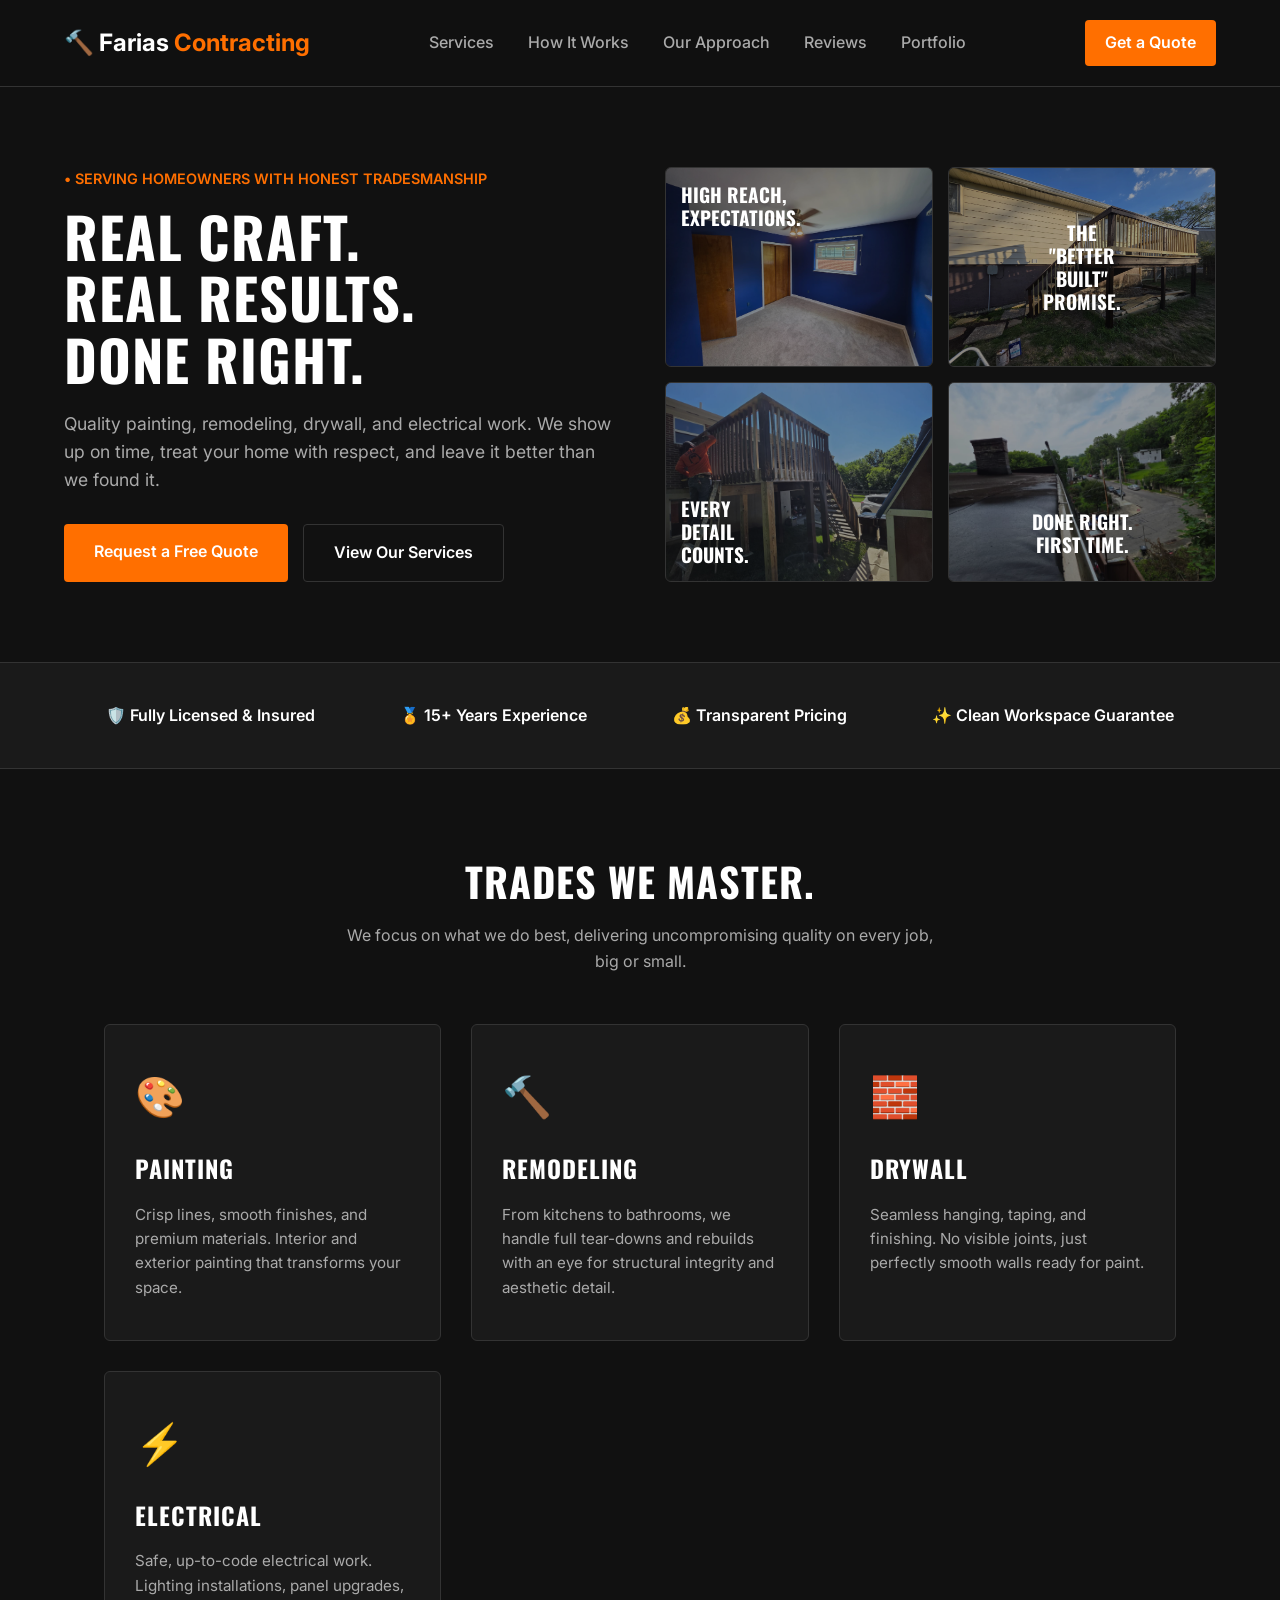
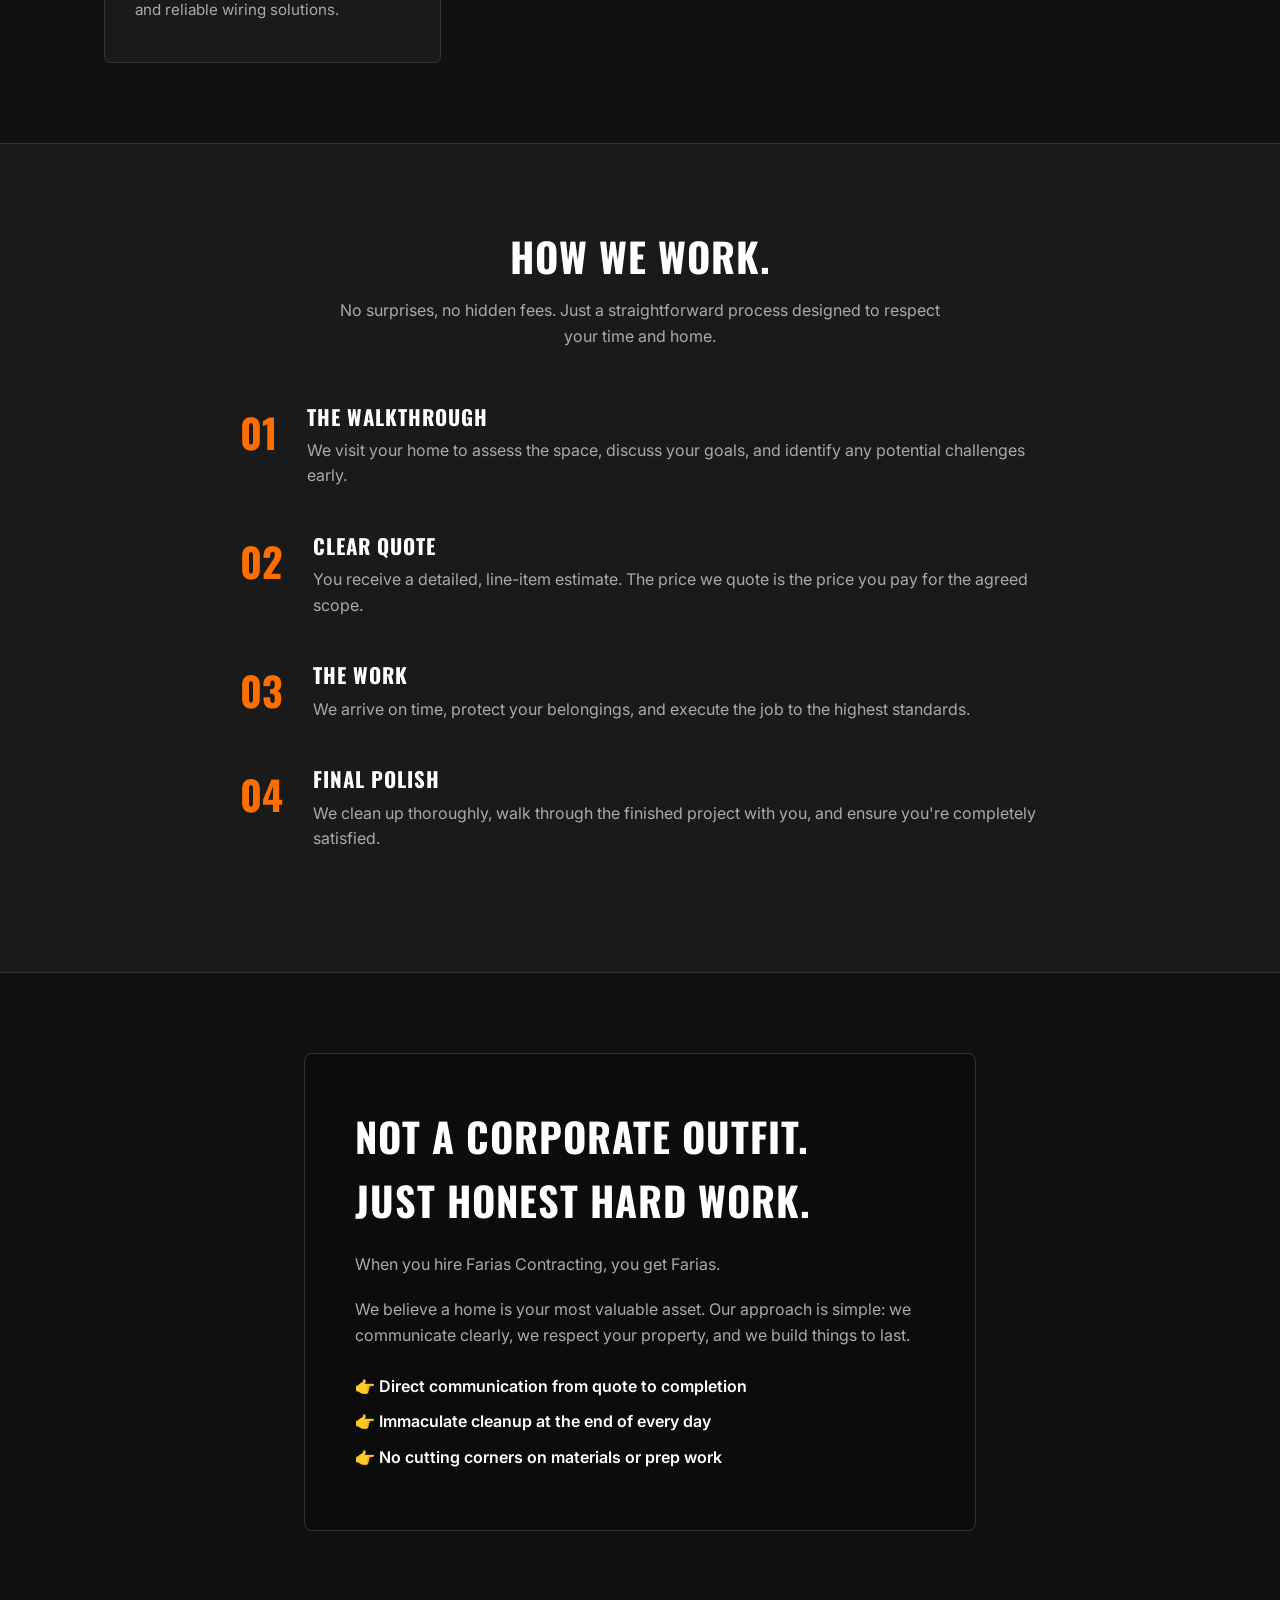
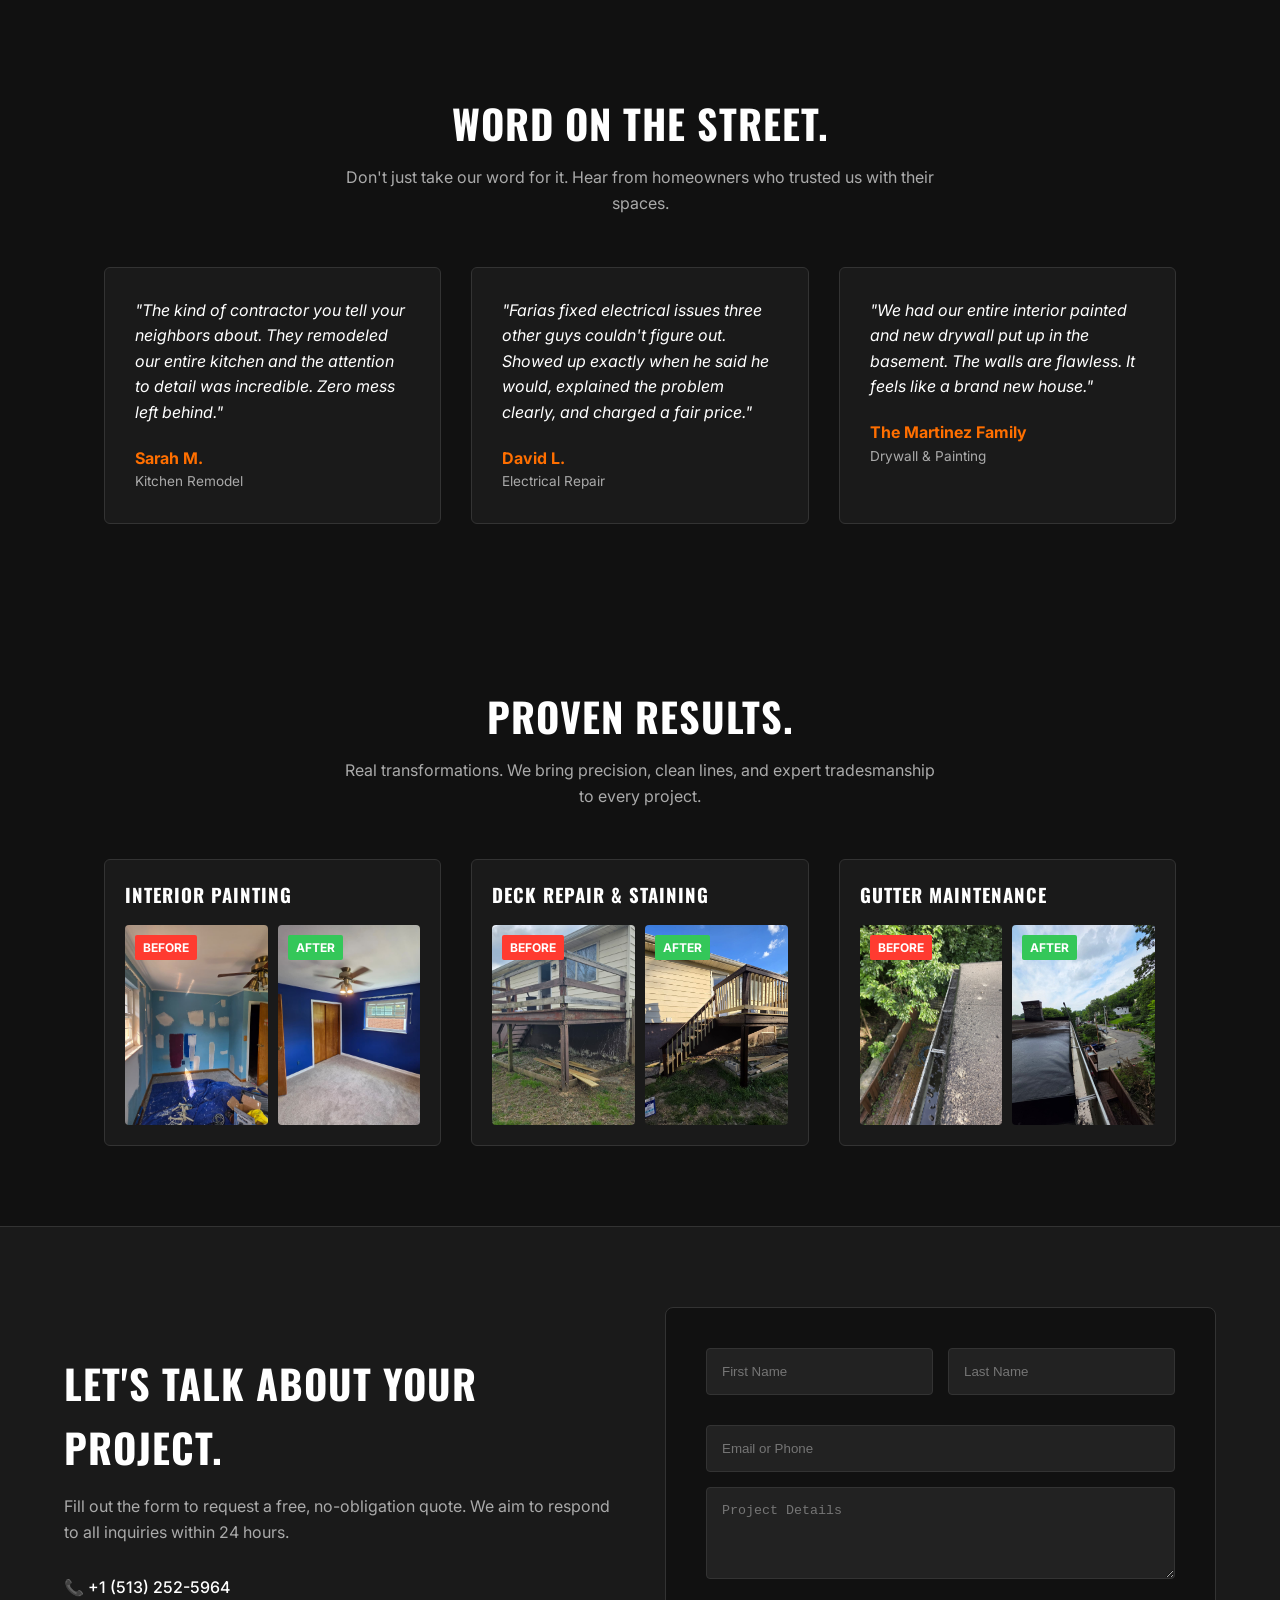
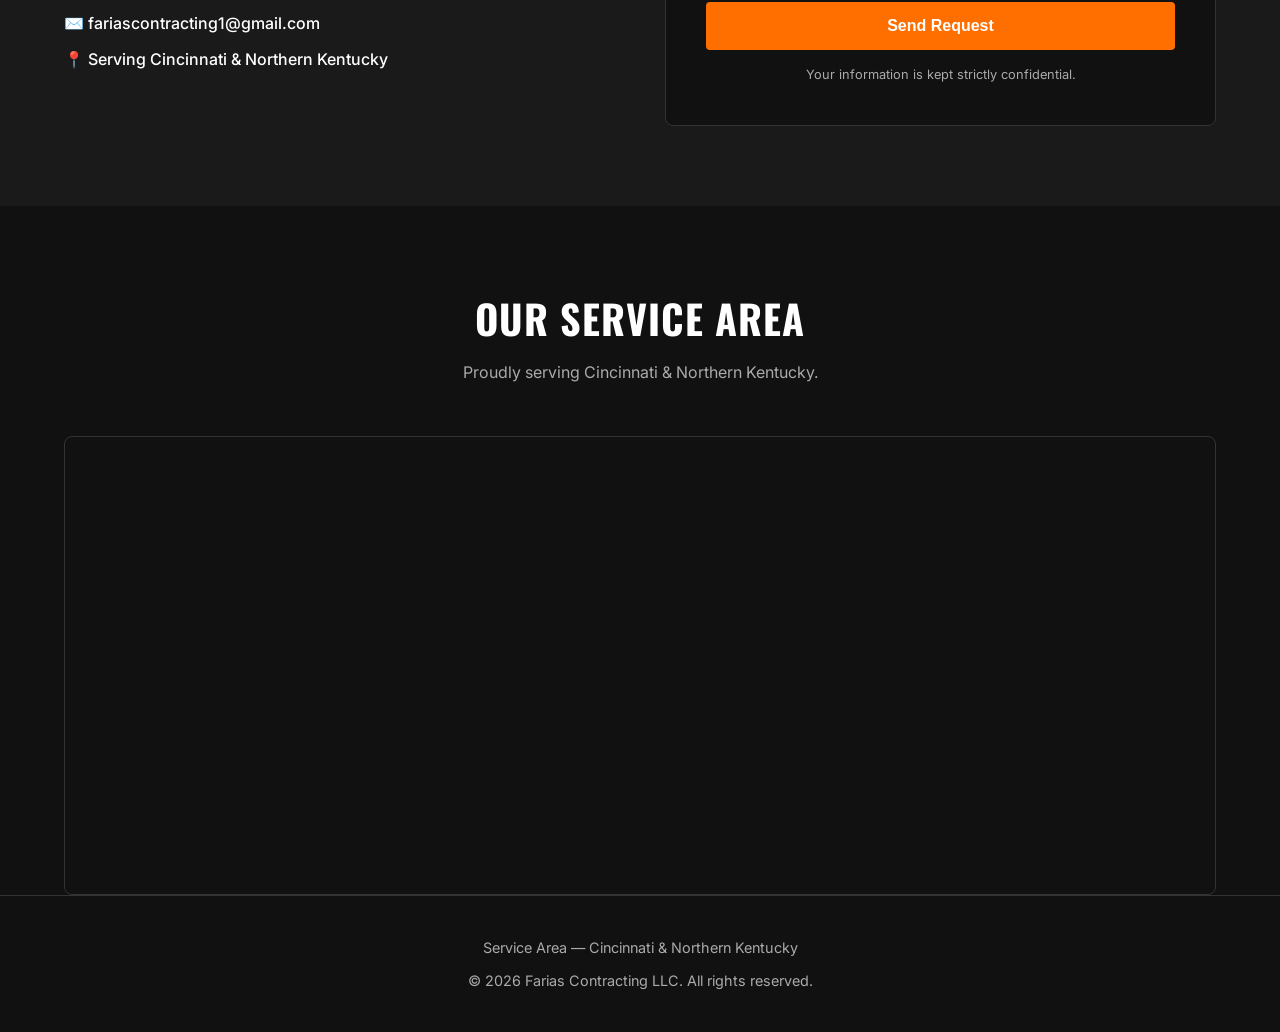
<file: index.html>
<!DOCTYPE html>
<html lang="en">
<head>
  <meta charset="UTF-8" />
  <meta name="viewport" content="width=device-width, initial-scale=1.0" />
  <title>Farias Contracting | Real Craft. Real Results. Done Right.</title>
  <link rel="stylesheet" href="styles.css?v=1.1" />
  <!-- Google Fonts for the typography look -->
  <link rel="preconnect" href="https://fonts.googleapis.com">
  <link rel="preconnect" href="https://fonts.gstatic.com" crossorigin>
  <link href="https://fonts.googleapis.com/css2?family=Oswald:wght=600;700&family=Inter:wght=400;500;600&display=swap" rel="stylesheet">
</head>
<body>

  <!-- Header Navigation -->
  <header class="navbar">
    <div class="logo">
      <span class="logo-icon">🔨</span> Farias <span class="logo-highlight">Contracting</span>
    </div>
    <nav class="nav-links">
      <a href="#services">Services</a>
      <a href="#how-it-works">How It Works</a>
      <a href="#approach">Our Approach</a>
      <a href="#reviews">Reviews</a>
      <a href="#gallery">Portfolio</a>
    </nav>
    <a href="#contact" class="btn-quote-header">Get a Quote</a>
  </header>

  <!-- Hero Section -->
  <section class="hero-section">
    <div class="hero-container">
      
      <!-- Left Content Column -->
      <div class="hero-text-side">
        <div class="sub-tag">
          <span class="orange-dot">•</span> Serving homeowners with honest tradesmanship
        </div>
        <h1 class="main-headline">
          REAL CRAFT.<br>
          REAL RESULTS.<br>
          DONE RIGHT.
        </h1>
        <p class="hero-description">
          Quality painting, remodeling, drywall, and electrical work. We show up on time, treat your home with respect, and leave it better than we found it.
        </p>
        <div class="hero-cta-group">
          <a href="#contact" class="btn-orange">Request a Free Quote</a>
          <a href="#services" class="btn-outline">View Our Services</a>
        </div>
      </div>

      <!-- Right Media Column (Grid Image Collage) -->
      <div class="hero-image-side">
        <div class="image-grid">
          <div class="grid-item">
            <img src="painting-after.jpg?v=1.3" alt="Painting Work" />
            <div class="img-overlay-text text-left-top">HIGH REACH,<br><span class="highlight">EXPECTATIONS.</span></div>
          </div>
          <div class="grid-item">
            <img src="deck-after.jpg?v=1.3" alt="Remodeling Work" />
            <div class="img-overlay-text text-center">THE<br>"BETTER BUILT"<br>PROMISE.</div>
          </div>
          <div class="grid-item">
            <img src="crew-1.jpg?v=1.3" alt="Our Crew in Action" />
            <div class="img-overlay-text text-left-bottom">EVERY<br>DETAIL<br>COUNTS.</div>
          </div>
          <div class="grid-item">
            <img src="gutter-after.jpg?v=1.3" alt="Gutter Work" />
            <div class="img-overlay-text text-center-bottom">DONE RIGHT.<br>FIRST TIME.</div>
          </div>
        </div>
      </div>

    </div>
  </section>

  <!-- Badges / Trust Markers -->
  <section class="trust-badges">
    <div class="badge-item">🛡️ Fully Licensed & Insured</div>
    <div class="badge-item">🏅 15+ Years Experience</div>
    <div class="badge-item">💰 Transparent Pricing</div>
    <div class="badge-item">✨ Clean Workspace Guarantee</div>
  </section>

  <!-- Trades Section -->
  <section id="services" class="trades-section">
    <div class="section-title-wrap">
      <h2 class="section-headline">TRADES WE MASTER.</h2>
      <p class="section-subtext">We focus on what we do best, delivering uncompromising quality on every job, big or small.</p>
    </div>
    
    <div class="trades-grid">
      <div class="trade-card">
        <div class="trade-icon">🎨</div>
        <h3>Painting</h3>
        <p>Crisp lines, smooth finishes, and premium materials. Interior and exterior painting that transforms your space.</p>
      </div>
      <div class="trade-card">
        <div class="trade-icon">🔨</div>
        <h3>Remodeling</h3>
        <p>From kitchens to bathrooms, we handle full tear-downs and rebuilds with an eye for structural integrity and aesthetic detail.</p>
      </div>
      <div class="trade-card">
        <div class="trade-icon">🧱</div>
        <h3>Drywall</h3>
        <p>Seamless hanging, taping, and finishing. No visible joints, just perfectly smooth walls ready for paint.</p>
      </div>
      <div class="trade-card">
        <div class="trade-icon">⚡</div>
        <h3>Electrical</h3>
        <p>Safe, up-to-code electrical work. Lighting installations, panel upgrades, and reliable wiring solutions.</p>
      </div>
    </div>
  </section>

  <!-- Process Section -->
  <section id="how-it-works" class="process-section">
    <div class="section-title-wrap">
      <h2 class="section-headline">HOW WE WORK.</h2>
      <p class="section-subtext">No surprises, no hidden fees. Just a straightforward process designed to respect your time and home.</p>
    </div>

    <div class="process-list">
      <div class="process-step">
        <div class="step-num">01</div>
        <div class="step-content">
          <h3>The Walkthrough</h3>
          <p>We visit your home to assess the space, discuss your goals, and identify any potential challenges early.</p>
        </div>
      </div>
      <div class="process-step">
        <div class="step-num">02</div>
        <div class="step-content">
          <h3>Clear Quote</h3>
          <p>You receive a detailed, line-item estimate. The price we quote is the price you pay for the agreed scope.</p>
        </div>
      </div>
      <div class="process-step">
        <div class="step-num">03</div>
        <div class="step-content">
          <h3>The Work</h3>
          <p>We arrive on time, protect your belongings, and execute the job to the highest standards.</p>
        </div>
      </div>
      <div class="process-step">
        <div class="step-num">04</div>
        <div class="step-content">
          <h3>Final Polish</h3>
          <p>We clean up thoroughly, walk through the finished project with you, and ensure you're completely satisfied.</p>
        </div>
      </div>
    </div>
  </section>

  <!-- Approach Section -->
  <section id="approach" class="approach-section">
    <div class="approach-box">
      <h2 class="section-headline">NOT A CORPORATE OUTFIT.<br>JUST HONEST HARD WORK.</h2>
      <p>When you hire Farias Contracting, you get Farias.</p>
      <p>We believe a home is your most valuable asset. Our approach is simple: we communicate clearly, we respect your property, and we build things to last.</p>
      <ul class="approach-list">
        <li>👉 Direct communication from quote to completion</li>
        <li>👉 Immaculate cleanup at the end of every day</li>
        <li>👉 No cutting corners on materials or prep work</li>
      </ul>
    </div>
  </section>

  <!-- Reviews Section -->
  <section id="reviews" class="reviews-section">
    <div class="section-title-wrap">
      <h2 class="section-headline">WORD ON THE STREET.</h2>
      <p class="section-subtext">Don't just take our word for it. Hear from homeowners who trusted us with their spaces.</p>
    </div>

    <div class="reviews-grid">
      <div class="review-card">
        <p class="review-text">"The kind of contractor you tell your neighbors about. They remodeled our entire kitchen and the attention to detail was incredible. Zero mess left behind."</p>
        <div class="review-author">Sarah M.</div>
        <div class="review-project">Kitchen Remodel</div>
      </div>
      <div class="review-card">
        <p class="review-text">"Farias fixed electrical issues three other guys couldn't figure out. Showed up exactly when he said he would, explained the problem clearly, and charged a fair price."</p>
        <div class="review-author">David L.</div>
        <div class="review-project">Electrical Repair</div>
      </div>
      <div class="review-card">
        <p class="review-text">"We had our entire interior painted and new drywall put up in the basement. The walls are flawless. It feels like a brand new house."</p>
        <div class="review-author">The Martinez Family</div>
        <div class="review-project">Drywall & Painting</div>
      </div>
    </div>
  </section>

  <!-- Gallery Section -->
  <section id="gallery" class="gallery-section">
    <div class="section-title-wrap">
      <h2 class="section-headline">PROVEN RESULTS.</h2>
      <p class="section-subtext">Real transformations. We bring precision, clean lines, and expert tradesmanship to every project.</p>
    </div>

    <div class="gallery-grid">
      <!-- Project 1: Painting -->
      <div class="gallery-card">
        <h3>Interior Painting</h3>
        <div class="split-view">
          <div class="pane">
            <span class="badge-pane">Before</span>
            <img src="painting-before.jpg?v=1.3" alt="Room prep work before painting" />
          </div>
          <div class="pane">
            <span class="badge-pane panel-after">After</span>
            <img src="painting-after.jpg?v=1.3" alt="Finished professional blue paint job" />
          </div>
        </div>
      </div>

      <!-- Project 2: Deck Restoration -->
      <div class="gallery-card">
        <h3>Deck Repair & Staining</h3>
        <div class="split-view">
          <div class="pane">
            <span class="badge-pane">Before</span>
            <img src="deck-before.jpg?v=1.3" alt="Weathered deck before reconstruction" />
          </div>
          <div class="pane">
            <span class="badge-pane panel-after">After</span>
            <img src="deck-after.jpg?v=1.3" alt="Beautifully rebuilt and stained deck" />
          </div>
        </div>
      </div>

      <!-- Project 3: Gutter Cleaning -->
      <div class="gallery-card">
        <h3>Gutter Maintenance</h3>
        <div class="split-view">
          <div class="pane">
            <span class="badge-pane">Before</span>
            <img src="gutter-before.jpg?v=1.3" alt="Gutter clogged with debris" />
          </div>
          <div class="pane">
            <span class="badge-pane panel-after">After</span>
            <img src="gutter-after.jpg?v=1.3" alt="Cleaned and clear gutter system" />
          </div>
        </div>
      </div>
    </div>
  </section>

  <!-- Contact Form Section -->
  <section id="contact" class="contact-section">
    <div class="contact-grid">
      <div class="contact-info-side">
        <h2 class="section-headline">LET'S TALK ABOUT YOUR PROJECT.</h2>
        <p class="contact-sub">Fill out the form to request a free, no-obligation quote. We aim to respond to all inquiries within 24 hours.</p>
        
        <div class="direct-meta">
          <p class="phone">📞 +1 (513) 252-5964</p>
          <p class="email">✉️ fariascontracting1@gmail.com</p>
          <p class="location">📍 Serving Cincinnati & Northern Kentucky</p>
        </div>
      </div>

      <div class="contact-form-side">
        <form class="quote-form" id="form">
          <!-- Active Web3Forms Access Key -->
          <input type="hidden" name="access_key" value="7b9f495d-37fe-48d5-962d-6b1087702b74" />
          
          <!-- Invisible Honeypot Spam Protection -->
          <input type="checkbox" name="botcheck" style="display: none;" />

          <div class="form-row-2">
            <input type="text" name="First Name" placeholder="First Name" required />
            <input type="text" name="Last Name" placeholder="Last Name" required />
          </div>
          <input type="text" name="Email or Phone" placeholder="Email or Phone" required />
          <textarea name="Project Details" rows="4" placeholder="Project Details" required></textarea>
          
          <button type="submit" class="btn-submit" id="btn-submit">Send Request</button>
          <span class="form-disclaimer">Your information is kept strictly confidential.</span>
        </form>
      </div>
    </div>
  </section>

  <!-- Service Area Map Section -->
  <section class="map-section">
    <div class="section-title-wrap">
      <h2 class="section-headline">OUR SERVICE AREA</h2>
      <p class="section-subtext">Proudly serving Cincinnati & Northern Kentucky.</p>
    </div>
    <div class="map-container">
      <iframe 
        src="https://www.google.com/maps/embed?pb=!1m18!1m12!1m3!1d99043.27218684784!2d-84.60447348911739!3d39.043516719119634!2m3!1f0!2f0!3f0!3m2!1i1024!2i768!4f13.1!3m3!1m2!1s0x8841b1579be4063b%3A0xe54d24263ffcf701!2sNorthern%20Kentucky%2C%20KY!5e0!3m2!1sen!2sus!4v1710000000000!5m2!1sen!2sus" 
        width="100%" 
        height="450" 
        style="border:0;" 
        allowfullscreen="" 
        loading="lazy" 
        referrerpolicy="no-referrer-when-downgrade">
      </iframe>
    </div>
  </section>

  <!-- Footer -->
  <footer class="main-footer">
    <p>Service Area — Cincinnati & Northern Kentucky</p>
    <p class="copyright">&copy; 2026 Farias Contracting LLC. All rights reserved.</p>
  </footer>

  <!-- JavaScript Submission Handler -->
  <script>
    const form = document.getElementById('form');
    const submitBtn = document.getElementById('btn-submit');

    form.addEventListener('submit', function(e) {
      e.preventDefault();
      
      submitBtn.innerText = "Sending...";
      submitBtn.disabled = true;

      const formData = new FormData(form);
      const object = Object.fromEntries(formData);
      const json = JSON.stringify(object);

      fetch('https://api.web3forms.com/submit', {
        method: 'POST',
        headers: {
          'Content-Type': 'application/json',
          'Accept': 'application/json'
        },
        body: json
      })
      .then(async (response) => {
        let json = await response.json();
        if (response.status == 200) {
          window.location.href = "thank-you.html";
        } else {
          console.log(response);
          alert(json.message || "Something went wrong. Please try again.");
          submitBtn.innerText = "Send Request";
          submitBtn.disabled = false;
        }
      })
      .catch(error => {
        console.log(error);
        alert("Form submission failed. Please check your internet connection.");
        submitBtn.innerText = "Send Request";
        submitBtn.disabled = false;
      });
    });
  </script>

</body>
</html>
</file>
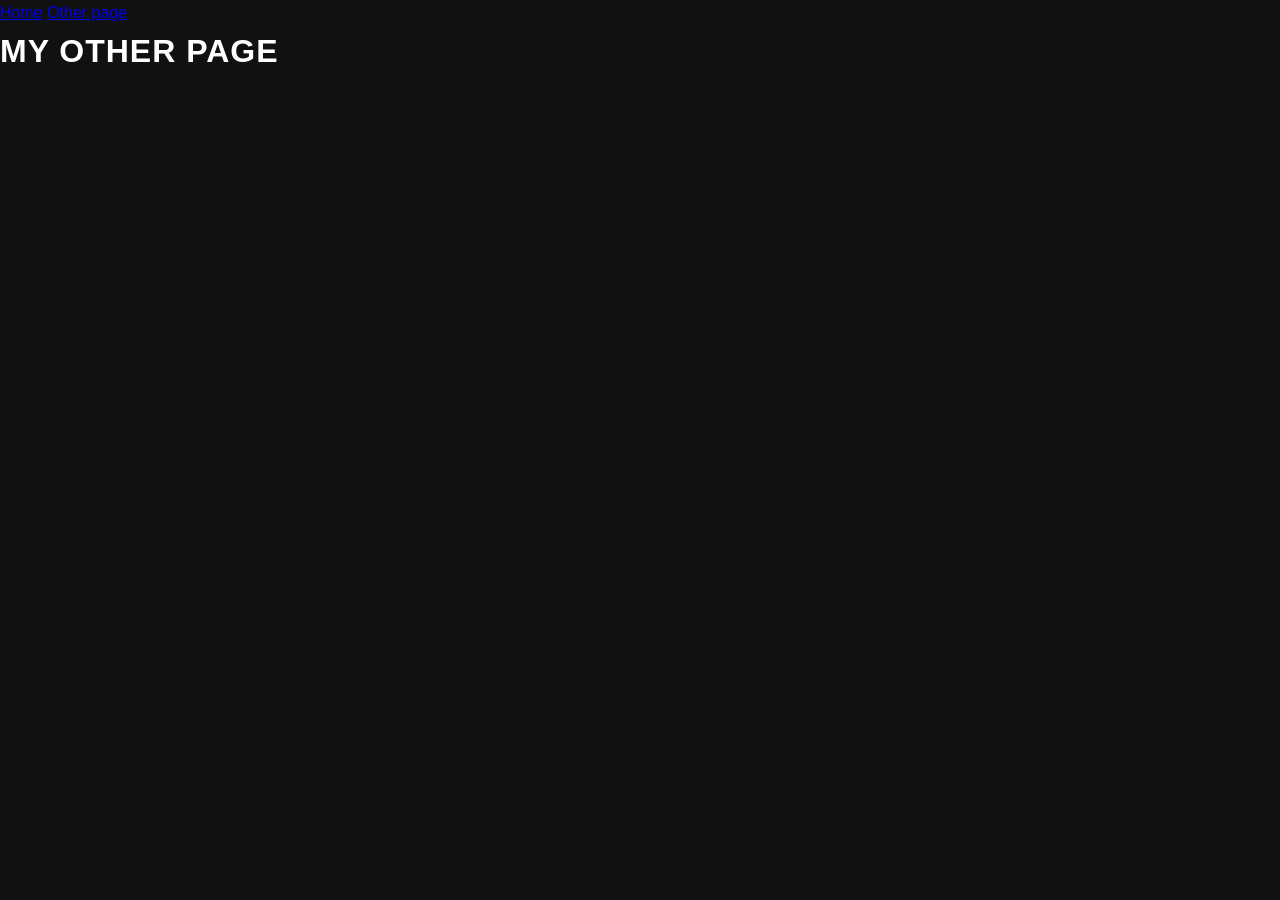
<file: page2.html>
<!DOCTYPE html>
<html lang="en">
  <head>
    <title>Other page</title>
    <meta charset="UTF-8" />
    <meta name="viewport" content="width=device-width" />
    <link rel="stylesheet" href="styles.css" />
    <script type="module" src="script.js"></script>
  </head>
  <body>
    <nav>
      <a href="/">Home</a>
      <a href="/page2.html" aria-current="page">Other page</a>
    </nav>
    <main>
      <h1>My other page</h1>
    </main>
  </body>
</html>
</file>
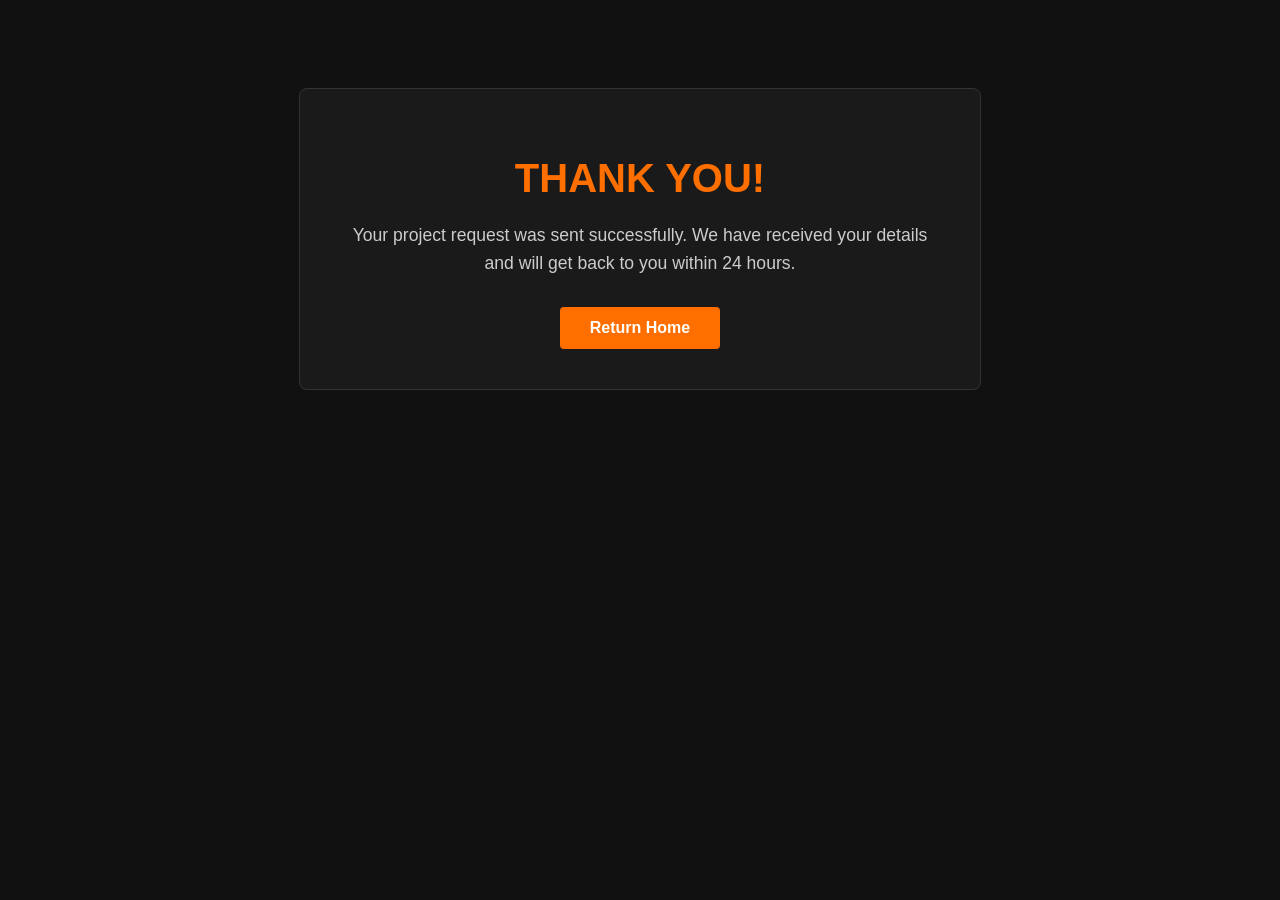
<file: thank-you.html>
<!DOCTYPE html>
<html lang="en">
<head>
  <meta charset="UTF-8">
  <meta name="viewport" content="width=device-width, initial-scale=1.0">
  <title>Thank You | Farias Contracting</title>
  <style>
    body {
      font-family: 'Inter', sans-serif;
      text-align: center;
      padding: 80px 20px;
      background-color: #111;
      color: #fff;
    }
    .container {
      max-width: 600px;
      margin: 0 auto;
      background: #1a1a1a;
      padding: 40px;
      border-radius: 8px;
      border: 1px solid #333;
    }
    h1 {
      font-family: 'Oswald', sans-serif;
      color: #ff6f00;
      font-size: 2.5rem;
      margin-bottom: 20px;
    }
    p {
      font-size: 1.1rem;
      line-height: 1.6;
      color: #ccc;
      margin-bottom: 30px;
    }
    .btn-home {
      display: inline-block;
      padding: 12px 30px;
      background-color: #ff6f00;
      color: #fff;
      text-decoration: none;
      font-weight: 600;
      border-radius: 4px;
      transition: background 0.3s ease;
    }
    .btn-home:hover {
      background-color: #e06200;
    }
  </style>
</head>
<body>
  <div class="container">
    <h1>THANK YOU!</h1>
    <p>Your project request was sent successfully. We have received your details and will get back to you within 24 hours.</p>
    <a href="index.html" class="btn-home">Return Home</a>
  </div>
</body>
</html>
</file>
<file: styles.css>
/* ==========================================
   FARIAS CONTRACTING - CORE STYLES
   ========================================== */

/* Reset & Base Variables */
* {
  margin: 0;
  padding: 0;
  box-sizing: border-box;
}

:root {
  --primary: #ff6f00;      /* Safety/Construction Orange */
  --primary-hover: #e06200;
  --dark-bg: #111111;      /* Deep Charcoal Black */
  --card-bg: #1a1a1a;      /* Medium Gray Card Background */
  --text-main: #ffffff;
  --text-muted: #aaaaaa;
  --border-color: #333333;
}

html {
  scroll-behavior: smooth;
  font-family: 'Inter', sans-serif;
  background-color: var(--dark-bg);
  color: var(--text-main);
}

body {
  line-height: 1.6;
}

/* Typography Helpers */
h1, h2, h3 {
  font-family: 'Oswald', sans-serif;
  text-transform: uppercase;
  letter-spacing: 1px;
}

/* Header & Navbar */
.navbar {
  display: flex;
  justify-content: space-between;
  align-items: center;
  padding: 20px 5%;
  background-color: rgba(17, 17, 17, 0.95);
  border-bottom: 1px solid var(--border-color);
  position: sticky;
  top: 0;
  z-index: 1000;
}

.logo {
  font-size: 1.5rem;
  font-weight: 700;
  color: var(--text-main);
}

.logo-highlight {
  color: var(--primary);
}

.nav-links a {
  color: var(--text-muted);
  text-decoration: none;
  margin: 0 15px;
  font-weight: 500;
  transition: color 0.3s;
}

.nav-links a:hover {
  color: var(--primary);
}

.btn-quote-header {
  background-color: var(--primary);
  color: #fff;
  text-decoration: none;
  padding: 10px 20px;
  border-radius: 4px;
  font-weight: 600;
  transition: background 0.3s;
}

.btn-quote-header:hover {
  background-color: var(--primary-hover);
}

/* Hero Section */
.hero-section {
  padding: 80px 5%;
  border-bottom: 1px solid var(--border-color);
}

.hero-container {
  display: grid;
  grid-template-columns: 1fr 1fr;
  gap: 50px;
  align-items: center;
  max-width: 1200px;
  margin: 0 auto;
}

.sub-tag {
  color: var(--primary);
  font-weight: 600;
  margin-bottom: 15px;
  font-size: 0.9rem;
  text-transform: uppercase;
}

.main-headline {
  font-size: 3.5rem;
  line-height: 1.1;
  margin-bottom: 20px;
}

.hero-description {
  color: var(--text-muted);
  font-size: 1.1rem;
  margin-bottom: 30px;
}

.hero-cta-group {
  display: flex;
  gap: 15px;
}

.btn-orange {
  background-color: var(--primary);
  color: #fff;
  text-decoration: none;
  padding: 15px 30px;
  border-radius: 4px;
  font-weight: 600;
  transition: background 0.3s;
}

.btn-orange:hover {
  background-color: var(--primary-hover);
}

.btn-outline {
  border: 1px solid var(--border-color);
  color: var(--text-main);
  text-decoration: none;
  padding: 15px 30px;
  border-radius: 4px;
  font-weight: 600;
  transition: background 0.3s, border-color 0.3s;
}

.btn-outline:hover {
  background-color: var(--card-bg);
  border-color: var(--text-muted);
}

/* Image Grid Collage */
.hero-image-side .image-grid {
  display: grid;
  grid-template-columns: 1fr 1fr;
  gap: 15px;
}

.grid-item {
  position: relative;
  border-radius: 6px;
  overflow: hidden;
  height: 200px;
  border: 1px solid var(--border-color);
}

.grid-item img {
  width: 100%;
  height: 100%;
  object-fit: cover;
  opacity: 0.6;
  transition: transform 0.5s ease;
}

.grid-item:hover img {
  transform: scale(1.05);
  opacity: 0.8;
}

.img-overlay-text {
  position: absolute;
  font-family: 'Oswald', sans-serif;
  color: #fff;
  font-weight: bold;
  padding: 15px;
  font-size: 1.2rem;
  line-height: 1.2;
}

.text-left-top { top: 0; left: 0; }
.text-center { top: 50%; left: 50%; transform: translate(-50%, -50%); text-align: center; }
.text-left-bottom { bottom: 0; left: 0; }
.text-center-bottom { bottom: 10px; left: 50%; transform: translateX(-50%); text-align: center; }

/* Trust Badges */
.trust-badges {
  display: flex;
  justify-content: space-around;
  flex-wrap: wrap;
  background-color: var(--card-bg);
  padding: 30px 5%;
  border-bottom: 1px solid var(--border-color);
}

.badge-item {
  font-weight: 600;
  margin: 10px;
}

/* Trades/Services Section */
.trades-section {
  padding: 80px 5%;
  max-width: 1200px;
  margin: 0 auto;
}

.section-title-wrap {
  text-align: center;
  margin-bottom: 50px;
}

.section-headline {
  font-size: 2.5rem;
  color: var(--text-main);
}

.section-subtext {
  color: var(--text-muted);
  max-width: 600px;
  margin: 10px auto 0;
}

.trades-grid {
  display: grid;
  grid-template-columns: repeat(auto-fit, minmax(250px, 1fr));
  gap: 30px;
}

.trade-card {
  background-color: var(--card-bg);
  border: 1px solid var(--border-color);
  padding: 40px 30px;
  border-radius: 6px;
  transition: transform 0.3s, border-color 0.3s;
}

.trade-card:hover {
  transform: translateY(-5px);
  border-color: var(--primary);
}

.trade-icon {
  font-size: 2.5rem;
  margin-bottom: 20px;
}

.trade-card h3 {
  font-size: 1.5rem;
  margin-bottom: 15px;
}

.trade-card p {
  color: var(--text-muted);
  font-size: 0.95rem;
}

/* Process Section */
.process-section {
  background-color: var(--card-bg);
  padding: 80px 5%;
  border-top: 1px solid var(--border-color);
  border-bottom: 1px solid var(--border-color);
}

.process-list {
  max-width: 800px;
  margin: 50px auto 0;
}

.process-step {
  display: flex;
  gap: 30px;
  margin-bottom: 40px;
}

.step-num {
  font-family: 'Oswald', sans-serif;
  font-size: 2.5rem;
  color: var(--primary);
  font-weight: bold;
}

.step-content h3 {
  font-size: 1.3rem;
  margin-bottom: 5px;
}

.step-content p {
  color: var(--text-muted);
}

/* Approach Section */
.approach-section {
  padding: 80px 5%;
  max-width: 800px;
  margin: 0 auto;
}

.approach-box {
  background-color: #0c0c0c;
  border: 1px solid var(--border-color);
  padding: 50px;
  border-radius: 8px;
}

.approach-box p {
  margin: 20px 0;
  color: var(--text-muted);
}

.approach-list {
  list-style: none;
  margin-top: 25px;
}

.approach-list li {
  margin: 10px 0;
  font-weight: 600;
}

/* Reviews Section */
.reviews-section {
  padding: 80px 5%;
  max-width: 1200px;
  margin: 0 auto;
}

.reviews-grid {
  display: grid;
  grid-template-columns: repeat(auto-fit, minmax(300px, 1fr));
  gap: 30px;
}

.review-card {
  background-color: var(--card-bg);
  border: 1px solid var(--border-color);
  padding: 30px;
  border-radius: 6px;
}

.review-text {
  font-style: italic;
  color: var(--text-main);
  margin-bottom: 20px;
}

.review-author {
  font-weight: bold;
  color: var(--primary);
}

.review-project {
  color: var(--text-muted);
  font-size: 0.85rem;
}

/* Gallery Section */
.gallery-section {
  padding: 80px 5%;
  max-width: 1200px;
  margin: 0 auto;
}

.gallery-grid {
  display: grid;
  grid-template-columns: repeat(auto-fit, minmax(300px, 1fr));
  gap: 30px;
}

.gallery-card {
  background-color: var(--card-bg);
  border: 1px solid var(--border-color);
  padding: 20px;
  border-radius: 6px;
}

.gallery-card h3 {
  margin-bottom: 15px;
}

.split-view {
  display: flex;
  gap: 10px;
}

.pane {
  position: relative;
  flex: 1;
  height: 200px;
  border-radius: 4px;
  overflow: hidden;
}

.pane img {
  width: 100%;
  height: 100%;
  object-fit: cover;
}

.badge-pane {
  position: absolute;
  top: 10px;
  left: 10px;
  background-color: #ff3b30;
  color: #fff;
  font-size: 0.75rem;
  font-weight: bold;
  padding: 3px 8px;
  border-radius: 2px;
  text-transform: uppercase;
}

.panel-after {
  background-color: #34c759;
}

/* Contact Form Section */
.contact-section {
  background-color: var(--card-bg);
  padding: 80px 5%;
  border-top: 1px solid var(--border-color);
}

.contact-grid {
  display: grid;
  grid-template-columns: 1fr 1fr;
  gap: 50px;
  max-width: 1200px;
  margin: 0 auto;
  align-items: center;
}

.contact-sub {
  color: var(--text-muted);
  margin: 15px 0 30px;
}

.direct-meta p {
  margin-bottom: 10px;
  font-weight: 500;
}

.quote-form {
  background-color: var(--dark-bg);
  padding: 40px;
  border-radius: 8px;
  border: 1px solid var(--border-color);
}

.form-row-2 {
  display: grid;
  grid-template-columns: 1fr 1fr;
  gap: 15px;
  margin-bottom: 15px;
}

.quote-form input,
.quote-form textarea {
  width: 100%;
  padding: 15px;
  background-color: #222;
  border: 1px solid var(--border-color);
  color: #fff;
  border-radius: 4px;
  margin-bottom: 15px;
}

.quote-form input:focus,
.quote-form textarea:focus {
  outline: none;
  border-color: var(--primary);
}

.btn-submit {
  width: 100%;
  padding: 15px;
  background-color: var(--primary);
  color: #fff;
  border: none;
  border-radius: 4px;
  font-weight: 600;
  font-size: 1rem;
  cursor: pointer;
  transition: background 0.3s;
}

.btn-submit:hover {
  background-color: var(--primary-hover);
}

.form-disclaimer {
  display: block;
  text-align: center;
  font-size: 0.8rem;
  color: var(--text-muted);
  margin-top: 15px;
}

/* Map Section */
.map-section {
  padding: 80px 5% 0;
}

.map-container {
  max-width: 1200px;
  margin: 0 auto;
  border-radius: 8px;
  overflow: hidden;
  border: 1px solid var(--border-color);
}

/* Footer */
.main-footer {
  text-align: center;
  padding: 40px 5%;
  border-top: 1px solid var(--border-color);
  color: var(--text-muted);
  font-size: 0.9rem;
}

.copyright {
  margin-top: 10px;
}

/* Responsive adjustments */
@media (max-width: 768px) {
  .navbar { flex-direction: column; gap: 15px; text-align: center; }
  .hero-container, .contact-grid { grid-template-columns: 1fr; }
  .main-headline { font-size: 2.5rem; }
  .form-row-2 { grid-template-columns: 1fr; }
}
</file>
